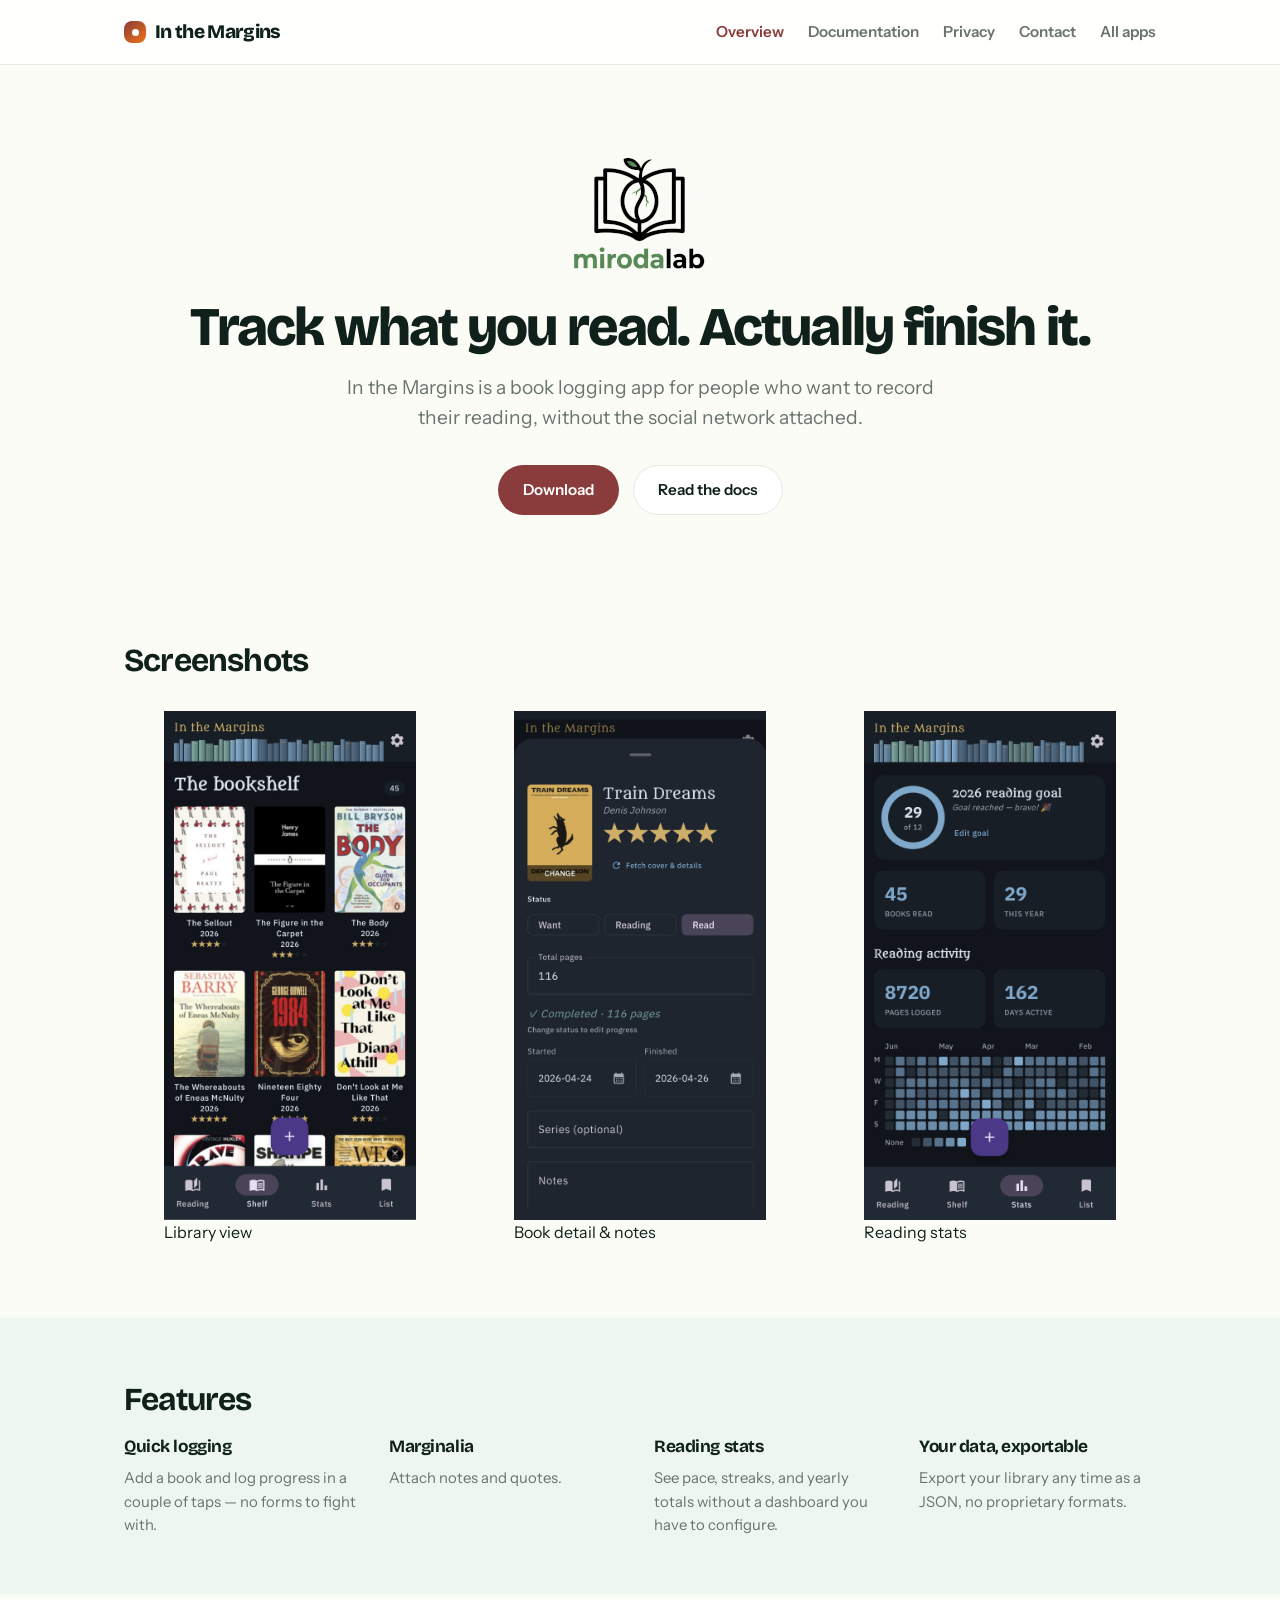
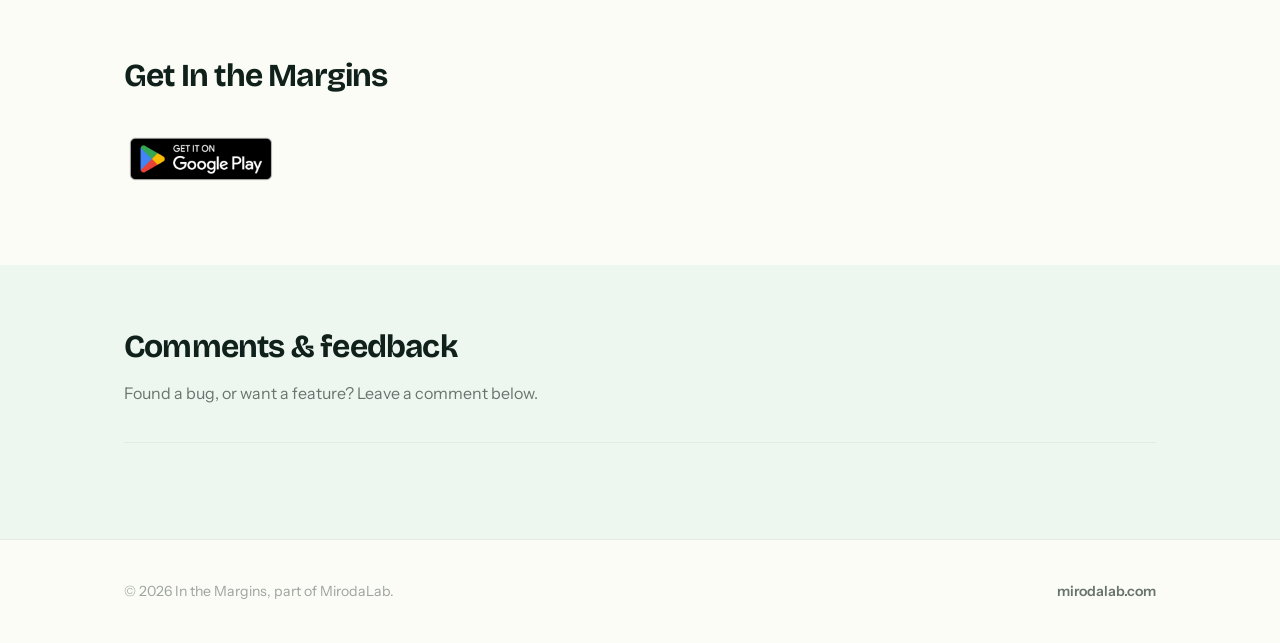
<file: index.html>
<!DOCTYPE html>
<html lang="en">
<head>
<meta charset="UTF-8">
<meta name="viewport" content="width=device-width, initial-scale=1.0">
<title>In the Margins — a book logging app</title>
<meta name="description" content="In the Margins is a simple book logging app for tracking what you read, your notes, and your ratings.">
<link rel="stylesheet" href="css/style.css">
<style>:root{--accent:#8a3b3b;--accent-dark:#6b2d2d;}</style>
</head>
<body>

<header class="site-nav">
  <div class="wrap">
    <a class="brand" href="./"><span class="dot"></span>In the Margins</a>
    <button class="menu-toggle" aria-label="Toggle menu" aria-expanded="false">
      <svg width="22" height="22" viewBox="0 0 22 22" fill="none" stroke="currentColor" stroke-width="2" stroke-linecap="round"><line x1="2" y1="5" x2="20" y2="5"/><line x1="2" y1="11" x2="20" y2="11"/><line x1="2" y1="17" x2="20" y2="17"/></svg>
    </button>
    <nav class="links">
      <a href="./" class="active">Overview</a>
      <a href="docs.html">Documentation</a>
      <a href="privacy.html">Privacy</a>
      <a href="contact.html">Contact</a>
      <a href="https://mirodalab.com">All apps</a>
    </nav>
  </div>
</header>

<section class="hero">
  <div class="logo-container">
      <img src="images/logo-stc.png" alt="Mirodalab">
  </div>
  <br>
  <div class="wrap">
    <h1>Track what you read. Actually finish it.</h1>
    <p class="lead">In the Margins is a book logging app for people who want to record their reading, without the social network attached.</p>
    <div class="cta-row">
      <a href="#download" class="btn btn-primary">Download</a>
      <a href="docs.html" class="btn btn-secondary">Read the docs</a>
    </div>
  </div>
</section>

<section>
  <div class="wrap">
    <h2 class="section-title">Screenshots</h2>

    <div class="screenshots">
      <figure class="screenshot">
        <img src="images/shelf.png" alt="Library shelf view in In the Margins" loading="lazy">
        <figcaption>Library view</figcaption>
      </figure>
      <figure class="screenshot">
        <img src="images/book-detail.png" alt="Book detail and notes view in In the Margins" loading="lazy">
        <figcaption>Book detail &amp; notes</figcaption>
      </figure>
      <figure class="screenshot">
        <img src="images/stats.png" alt="Reading stats view in In the Margins" loading="lazy">
        <figcaption>Reading stats</figcaption>
      </figure>
    </div>
  </div>
</section>

<section class="alt">
  <div class="wrap">
    <h2 class="section-title">Features</h2>
    <div class="features">
      <div class="feature">
        <h4>Quick logging</h4>
        <p>Add a book and log progress in a couple of taps — no forms to fight with.</p>
      </div>
      <div class="feature">
        <h4>Marginalia</h4>
        <p>Attach notes and quotes.</p>
      </div>
      <div class="feature">
        <h4>Reading stats</h4>
        <p>See pace, streaks, and yearly totals without a dashboard you have to configure.</p>
      </div>
      <div class="feature">
        <h4>Your data, exportable</h4>
        <p>Export your library any time as a JSON, no proprietary formats.</p>
      </div>
    </div>
  </div>
</section>

<section id="download">
  <div class="wrap">
    <h2 class="section-title">Get In the Margins</h2>
      <div class="google-container">
        <a href="https://play.google.com/store/apps/details?id=com.miroda.margins" target="_blank"><img src="images/googleplay.png" height=100px alt="Mirodalab"></a>
      </div>
  </div>
</section>

<section class="alt">
  <div class="wrap">
    <h2 class="section-title">Comments &amp; feedback</h2>
    <p class="section-sub">Found a bug, or want a feature? Leave a comment below.</p>
    <div class="comments-section">
      <script src="https://giscus.app/client.js"
        data-repo="miroda3742/margins-site"
        data-repo-id="R_kgDOTj2-mw"
        data-category="General"
        data-category-id="DIC_kwDOTj2-m84DB_82"
        data-mapping="pathname"
        data-strict="0"
        data-reactions-enabled="1"
        data-emit-metadata="0"
        data-input-position="top"
        data-theme="noborder_light"
        data-lang="en"
        data-loading="lazy"
        crossorigin="anonymous"
        async>
      </script>
    </div>
  </div>
</section>

<footer class="site-footer">
  <div class="wrap">
    <span>© 2026 In the Margins, part of MirodaLab.</span>
    <span><a href="https://mirodalab.com">mirodalab.com</a></span>
  </div>
</footer>

<script src="js/nav.js" defer></script>
</body>
</html>
</file>
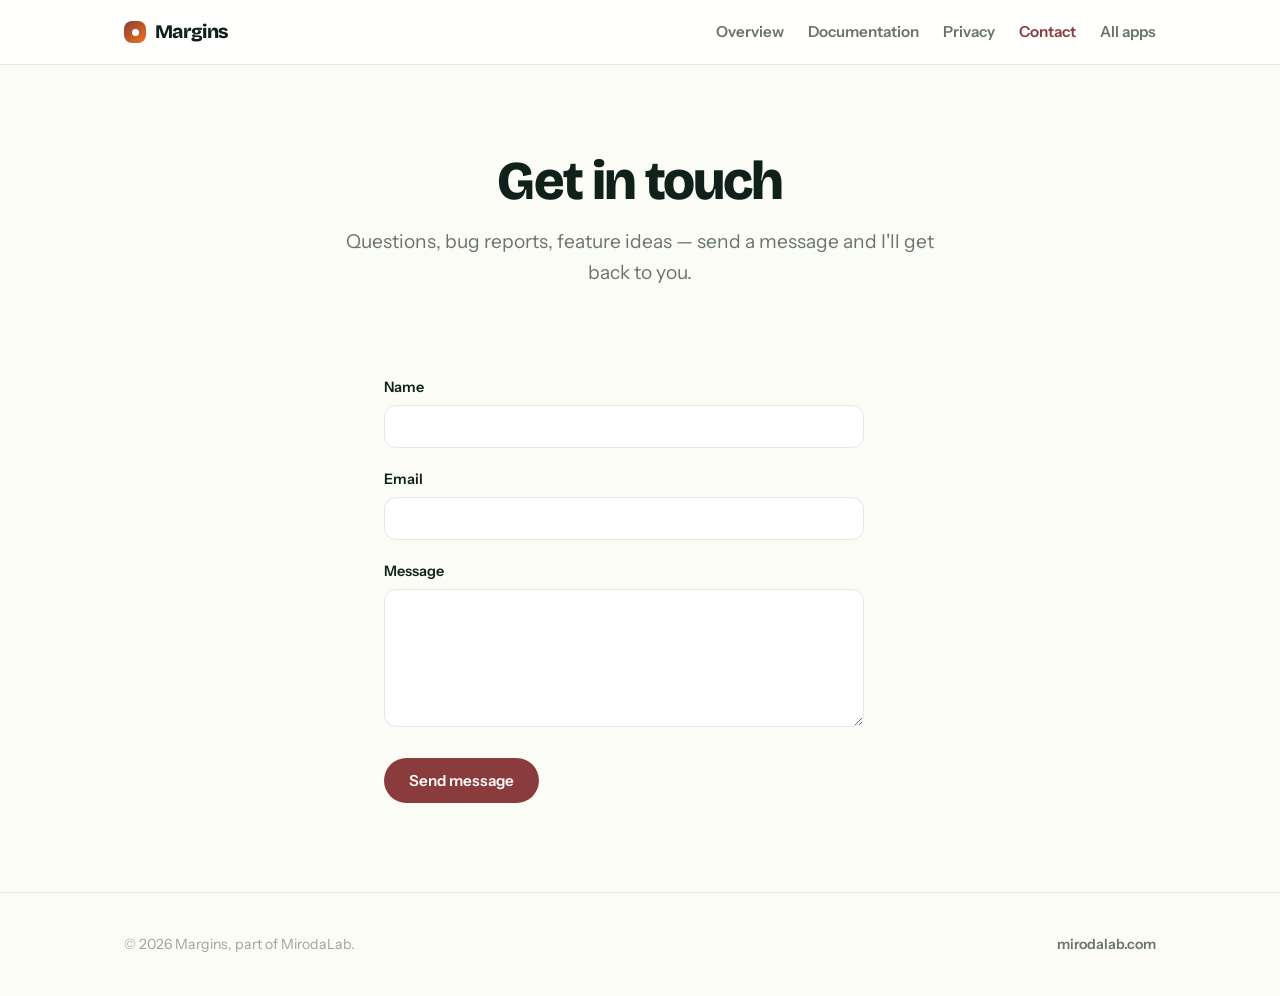
<file: contact.html>
<!DOCTYPE html>
<html lang="en">
<head>
<meta charset="UTF-8">
<meta name="viewport" content="width=device-width, initial-scale=1.0">
<title>Contact — Margins</title>
<meta name="description" content="Get in touch about Margins, the book logging app.">
<link rel="stylesheet" href="css/style.css">
<style>:root{--accent:#8a3b3b;--accent-dark:#6b2d2d;}</style>
<script src="https://challenges.cloudflare.com/turnstile/v0/api.js" async defer></script>
</head>
<body>

<header class="site-nav">
  <div class="wrap">
    <a class="brand" href="./"><span class="dot"></span>Margins</a>
    <button class="menu-toggle" aria-label="Toggle menu" aria-expanded="false">
      <svg width="22" height="22" viewBox="0 0 22 22" fill="none" stroke="currentColor" stroke-width="2" stroke-linecap="round"><line x1="2" y1="5" x2="20" y2="5"/><line x1="2" y1="11" x2="20" y2="11"/><line x1="2" y1="17" x2="20" y2="17"/></svg>
    </button>
    <nav class="links">
      <a href="./">Overview</a>
      <a href="docs.html">Documentation</a>
      <a href="privacy.html">Privacy</a>
      <a href="contact.html" class="active">Contact</a>
      <a href="https://mirodalab.com">All apps</a>
    </nav>
  </div>
</header>

<section class="hero" style="padding-bottom:0">
  <div class="wrap">
    <h1>Get in touch</h1>
    <p class="lead">Questions, bug reports, feature ideas — send a message and I'll get back to you.</p>
  </div>
</section>

<section>
  <div class="wrap" style="max-width:560px">
    <form id="contact-form" class="contact-form" novalidate>
      <div class="form-row">
        <label for="name">Name</label>
        <input type="text" id="name" name="name" required autocomplete="name">
      </div>
      <div class="form-row">
        <label for="email">Email</label>
        <input type="email" id="email" name="email" required autocomplete="email">
      </div>
      <div class="form-row">
        <label for="message">Message</label>
        <textarea id="message" name="message" rows="6" required></textarea>
      </div>

      <!-- Honeypot: hidden from real visitors via CSS, left for bots -->
      <div class="hp-field" aria-hidden="true">
        <label for="company">Company</label>
        <input type="text" id="company" name="company" tabindex="-1" autocomplete="off">
      </div>

      <div class="form-row">
        <div class="cf-turnstile" data-sitekey="0x4AAAAAAEADFp6xcKhu_VGA"></div>
      </div>

      <button type="submit" class="btn btn-primary">Send message</button>
      <p class="form-status" id="form-status" role="status" aria-live="polite"></p>
    </form>
  </div>
</section>

<footer class="site-footer">
  <div class="wrap">
    <span>© 2026 Margins, part of MirodaLab.</span>
    <span><a href="https://mirodalab.com">mirodalab.com</a></span>
  </div>
</footer>

<script src="js/nav.js" defer></script>
<script src="js/contact.js" defer></script>
</body>
</html>
</file>
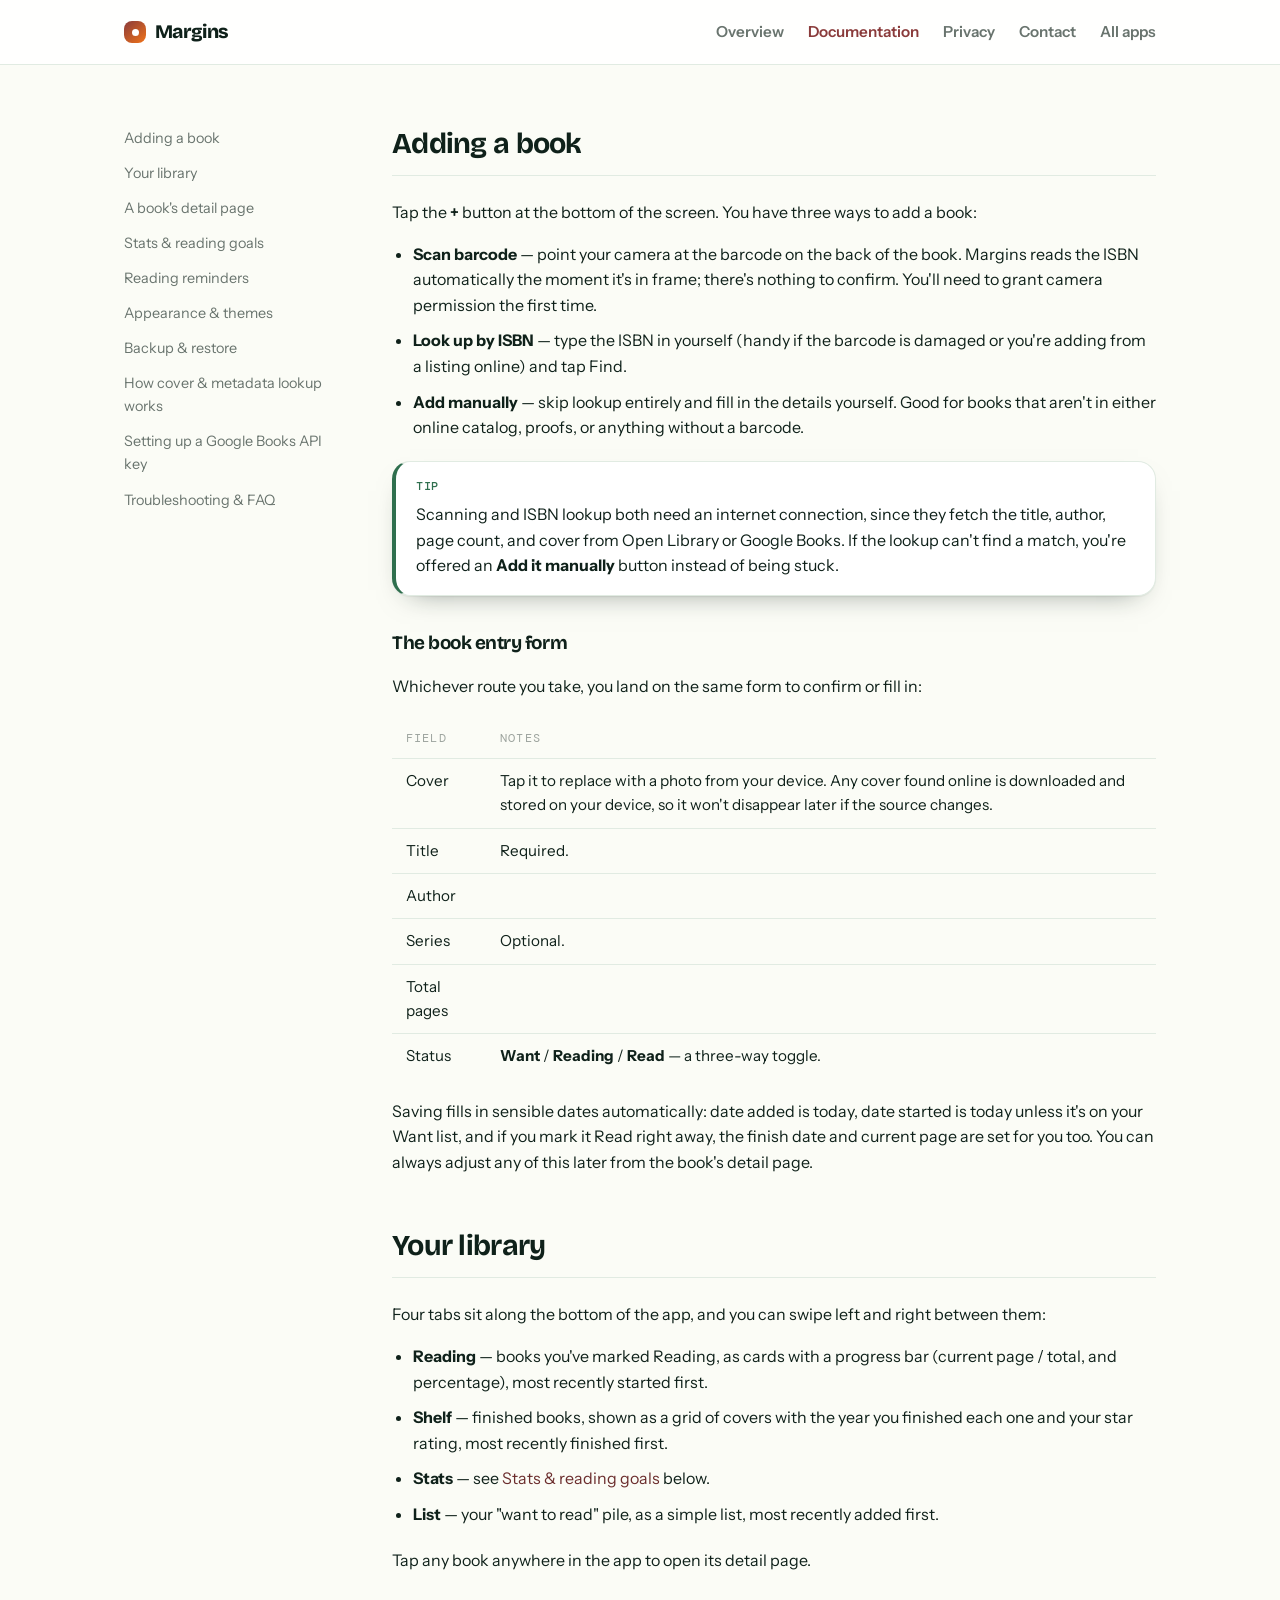
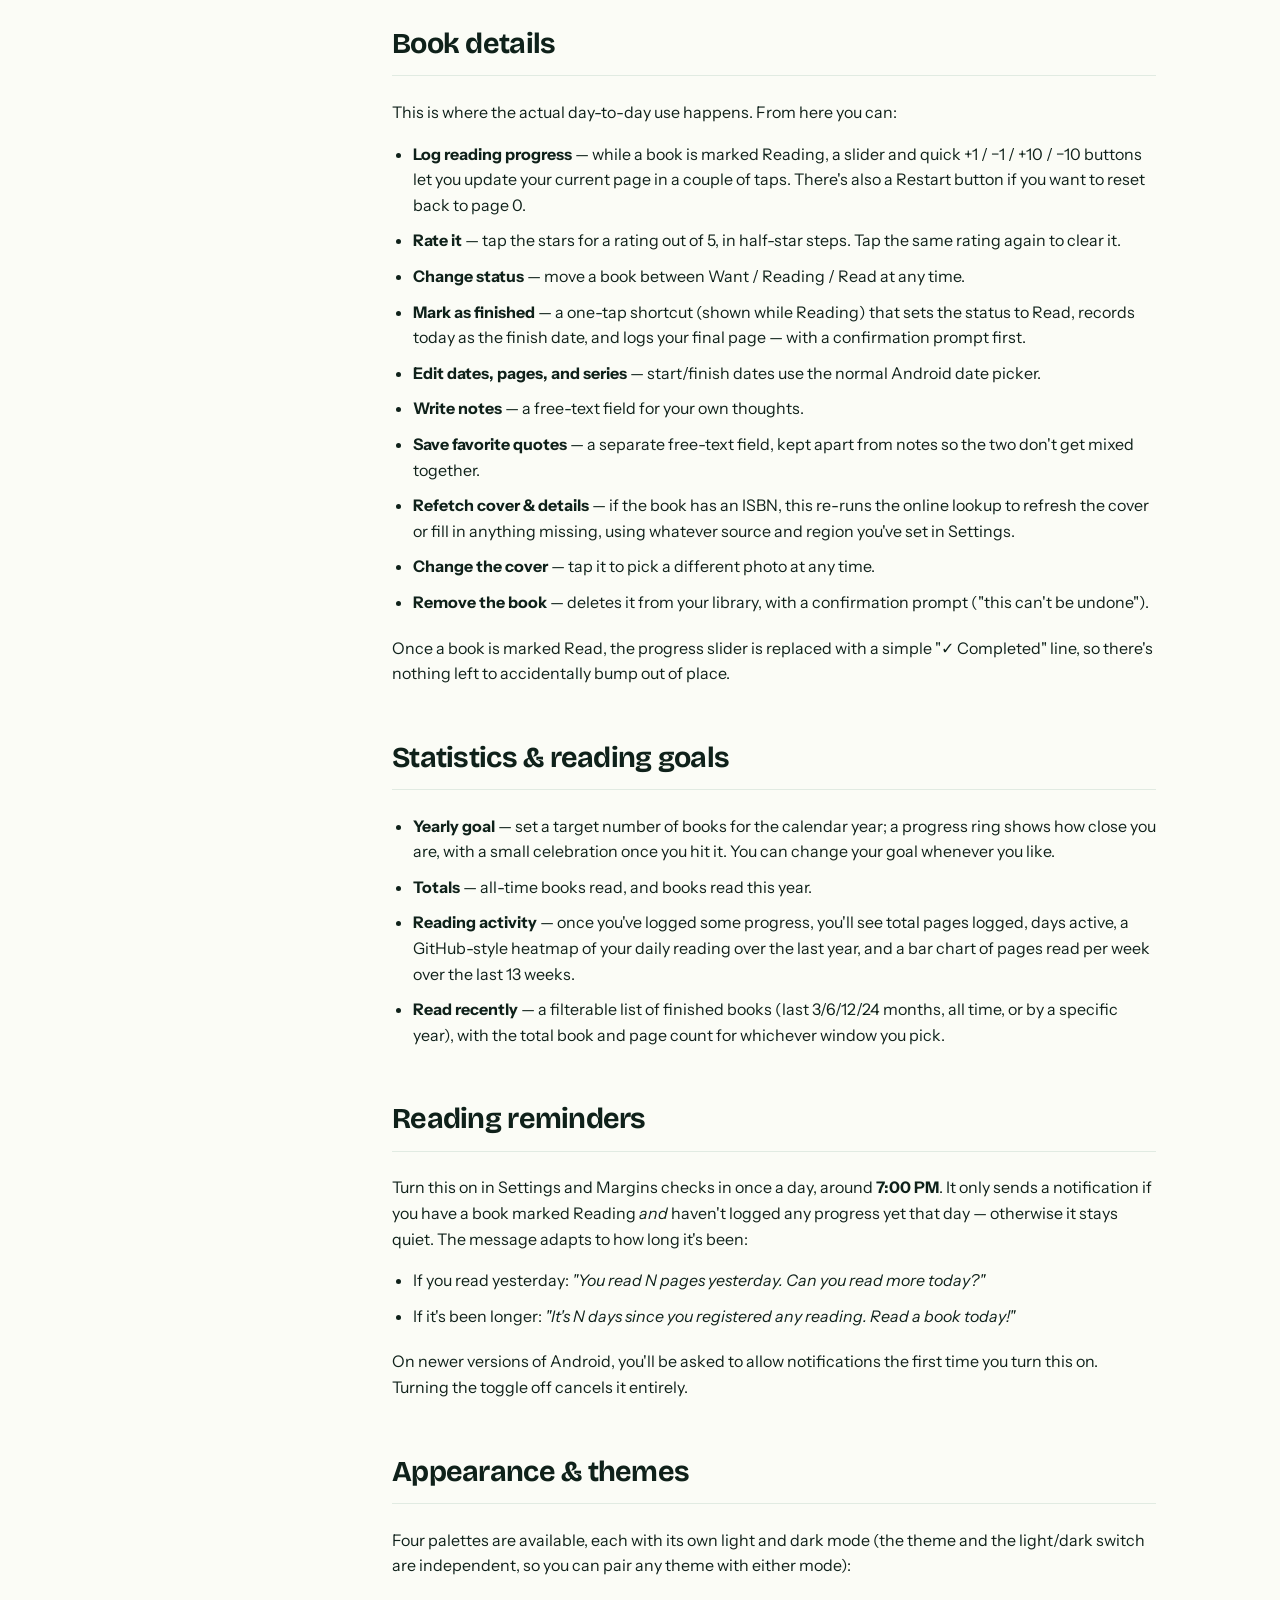
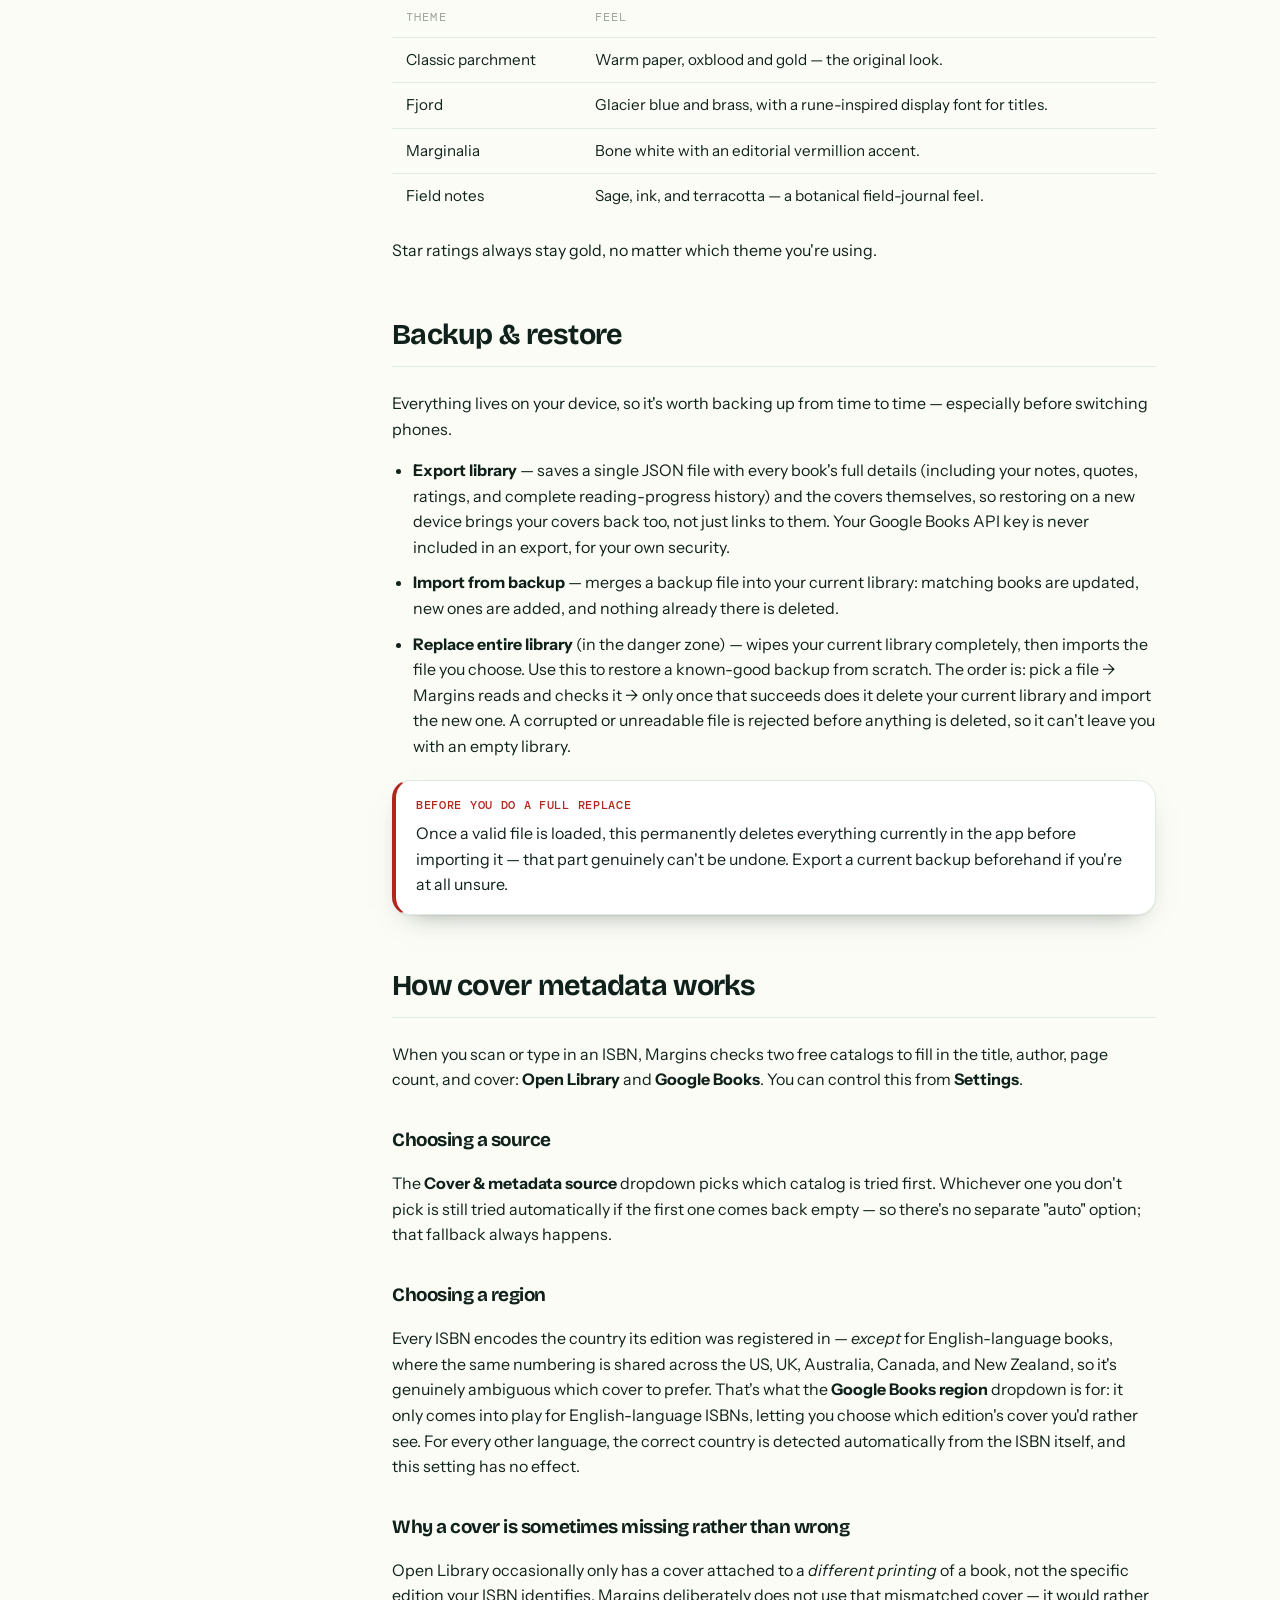
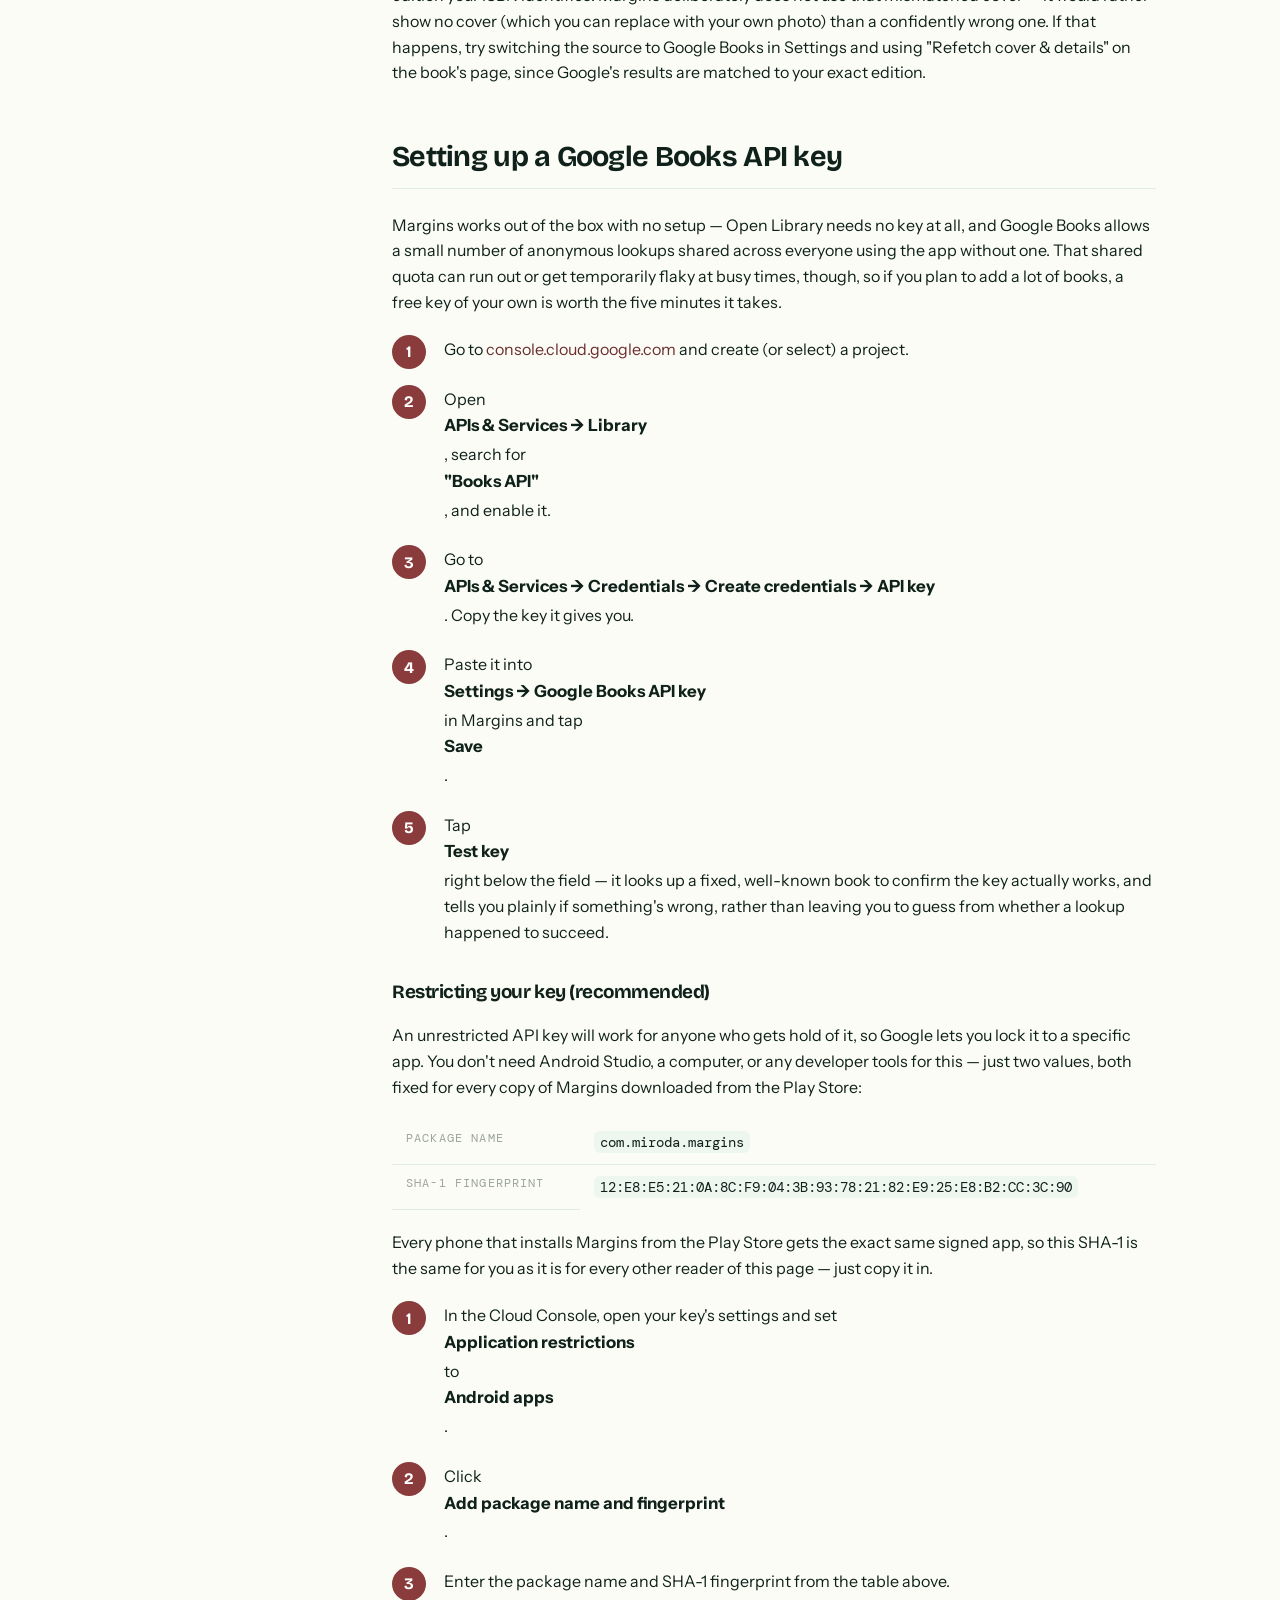
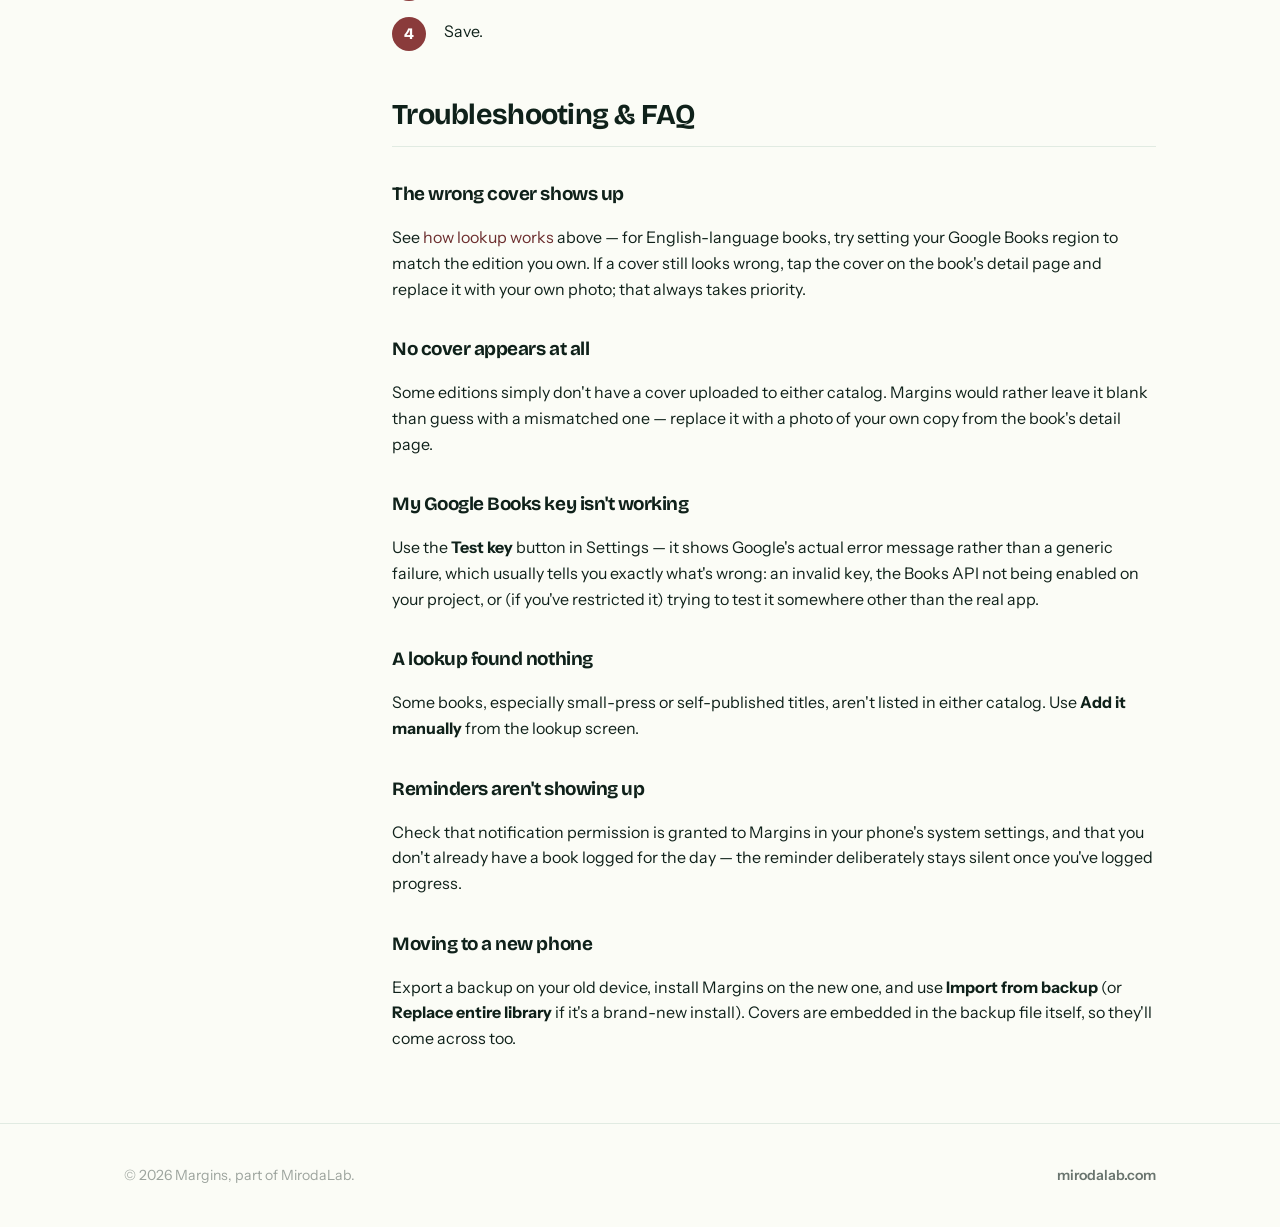
<file: docs.html>
<!DOCTYPE html>
<html lang="en">
<head>
<meta charset="UTF-8">
<meta name="viewport" content="width=device-width, initial-scale=1.0">
<title>Documentation — Margins</title>
<link rel="stylesheet" href="css/style.css">
<style>:root{--accent:#8a3b3b;--accent-dark:#6b2d2d;}</style>
</head>
<body>

<header class="site-nav">
  <div class="wrap">
    <a class="brand" href="./"><span class="dot"></span>Margins</a>
    <button class="menu-toggle" aria-label="Toggle menu" aria-expanded="false">
      <svg width="22" height="22" viewBox="0 0 22 22" fill="none" stroke="currentColor" stroke-width="2" stroke-linecap="round"><line x1="2" y1="5" x2="20" y2="5"/><line x1="2" y1="11" x2="20" y2="11"/><line x1="2" y1="17" x2="20" y2="17"/></svg>
    </button>
    <nav class="links">
      <a href="./">Overview</a>
      <a href="docs.html" class="active">Documentation</a>
      <a href="privacy.html">Privacy</a>
      <a href="contact.html">Contact</a>
      <a href="https://mirodalab.com">All apps</a>
    </nav>
  </div>
</header>

<section>
			<div class="wrap docs-layout">
				<aside class="docs-toc">
					<a href="#adding-a-book">Adding a book</a></li>
					<a href="#your-library">Your library</a>
					<a href="#book-details">A book's detail page</a>
					<a href="#stats">Stats &amp; reading goals</a>
					<a href="#reminders">Reading reminders</a>
					<a href="#appearance">Appearance &amp; themes</a>
					<a href="#backup">Backup &amp; restore</a>
					<a href="#lookup">How cover &amp; metadata lookup works</a>
					<a href="#google-key">Setting up a Google Books API key</a>
					<a href="#troubleshooting">Troubleshooting &amp; FAQ</a>
				</aside>
				<div class="docs-content">
					<h2 id="adding-a-book">Adding a book</h2>
					<p>Tap the <strong>+</strong> button at the bottom of the screen. You have three ways to add a book:</p>
					<ul>
						<li><strong>Scan barcode</strong> — point your camera at the barcode on the back of the book. Margins reads the ISBN automatically the moment it's in frame; there's nothing to confirm. You'll need to grant camera permission the first time.</li>
						<li><strong>Look up by ISBN</strong> — type the ISBN in yourself (handy if the barcode is damaged or you're adding from a listing online) and tap Find.</li>
						<li><strong>Add manually</strong> — skip lookup entirely and fill in the details yourself. Good for books that aren't in either online catalog, proofs, or anything without a barcode.</li>
					</ul>
					<div class="card tip">
						<span class="label">Tip</span>
						<p>Scanning and ISBN lookup both need an internet connection, since they fetch the title, author, page count, and cover from Open Library or Google Books. If the lookup can't find a match, you're offered an <strong>Add it manually</strong> button instead of being stuck.</p>
					</div>
					<h3>The book entry form</h3>
					<p>Whichever route you take, you land on the same form to confirm or fill in:</p>
					<table>
						<tr>
							<th>Field</th>
							<th>Notes</th>
						</tr>
						<tr>
							<td>Cover</td>
							<td>Tap it to replace with a photo from your device. Any cover found online is downloaded and stored on your device, so it won't disappear later if the source changes.</td>
						</tr>
						<tr>
							<td>Title</td>
							<td>Required.</td>
						</tr>
						<tr>
							<td>Author</td>
							<td>&nbsp;</td>
						</tr>
						<tr>
							<td>Series</td>
							<td>Optional.</td>
						</tr>
						<tr>
							<td>Total pages</td>
							<td>&nbsp;</td>
						</tr>
						<tr>
							<td>Status</td>
							<td><strong>Want</strong> / <strong>Reading</strong> / <strong>Read</strong> — a three-way toggle.</td>
						</tr>
					</table>
					<p>Saving fills in sensible dates automatically: date added is today, date started is today unless it's on your Want list, and if you mark it Read right away, the finish date and current page are set for you too. You can always adjust any of this later from the book's detail page.</p>
					<h2 id="your-library">Your library</h2>
					<p>Four tabs sit along the bottom of the app, and you can swipe left and right between them:</p>
					<ul>
						<li><strong>Reading</strong> — books you've marked Reading, as cards with a progress bar (current page / total, and percentage), most recently started first.</li>
						<li><strong>Shelf</strong> — finished books, shown as a grid of covers with the year you finished each one and your star rating, most recently finished first.</li>
						<li><strong>Stats</strong> — see <a href="#stats">Stats &amp; reading goals</a> below.</li>
						<li><strong>List</strong> — your "want to read" pile, as a simple list, most recently added first.</li>
					</ul>
					<p>Tap any book anywhere in the app to open its detail page.</p>
					<h2 id="book-details">Book details</h2>
					<p>This is where the actual day-to-day use happens. From here you can:</p>
					<ul>
						<li><strong>Log reading progress</strong> — while a book is marked Reading, a slider and quick +1 / −1 / +10 / −10 buttons let you update your current page in a couple of taps. There's also a Restart button if you want to reset back to page 0.</li>
						<li><strong>Rate it</strong> — tap the stars for a rating out of 5, in half-star steps. Tap the same rating again to clear it.</li>
						<li><strong>Change status</strong> — move a book between Want / Reading / Read at any time.</li>
						<li><strong>Mark as finished</strong> — a one-tap shortcut (shown while Reading) that sets the status to Read, records today as the finish date, and logs your final page — with a confirmation prompt first.</li>
						<li><strong>Edit dates, pages, and series</strong> — start/finish dates use the normal Android date picker.</li>
						<li><strong>Write notes</strong> — a free-text field for your own thoughts.</li>
						<li><strong>Save favorite quotes</strong> — a separate free-text field, kept apart from notes so the two don't get mixed together.</li>
						<li><strong>Refetch cover &amp; details</strong> — if the book has an ISBN, this re-runs the online lookup to refresh the cover or fill in anything missing, using whatever source and region you've set in Settings.</li>
						<li><strong>Change the cover</strong> — tap it to pick a different photo at any time.</li>
						<li><strong>Remove the book</strong> — deletes it from your library, with a confirmation prompt ("this can't be undone").</li>
					</ul>
					<p>Once a book is marked Read, the progress slider is replaced with a simple "✓ Completed" line, so there's nothing left to accidentally bump out of place.</p>
					<h2 id="stats">Statistics &amp; reading goals</h2>
					<ul>
						<li><strong>Yearly goal</strong> — set a target number of books for the calendar year; a progress ring shows how close you are, with a small celebration once you hit it. You can change your goal whenever you like.</li>
						<li><strong>Totals</strong> — all-time books read, and books read this year.</li>
						<li><strong>Reading activity</strong> — once you've logged some progress, you'll see total pages logged, days active, a GitHub-style heatmap of your daily reading over the last year, and a bar chart of pages read per week over the last 13 weeks.</li>
						<li><strong>Read recently</strong> — a filterable list of finished books (last 3/6/12/24 months, all time, or by a specific year), with the total book and page count for whichever window you pick.</li>
					</ul>
					<h2 id="reminders">Reading reminders</h2>
					<p>Turn this on in Settings and Margins checks in once a day, around <strong>7:00 PM</strong>. It only sends a notification if you have a book marked Reading <em>and</em> haven't logged any progress yet that day — otherwise it stays quiet. The message adapts to how long it's been:</p>
					<ul>
						<li>If you read yesterday: <em>"You read N pages yesterday. Can you read more today?"</em></li>
						<li>If it's been longer: <em>"It's N days since you registered any reading. Read a book today!"</em></li>
					</ul>
					<p>On newer versions of Android, you'll be asked to allow notifications the first time you turn this on. Turning the toggle off cancels it entirely.</p>
					<h2 id="appearance">Appearance &amp; themes</h2>
					<p>Four palettes are available, each with its own light and dark mode (the theme and the light/dark switch are independent, so you can pair any theme with either mode):</p>
					<table>
						<tr>
							<th>Theme</th>
							<th>Feel</th>
						</tr>
						<tr>
							<td>Classic parchment</td>
							<td>Warm paper, oxblood and gold — the original look.</td>
						</tr>
						<tr>
							<td>Fjord</td>
							<td>Glacier blue and brass, with a rune-inspired display font for titles.</td>
						</tr>
						<tr>
							<td>Marginalia</td>
							<td>Bone white with an editorial vermillion accent.</td>
						</tr>
						<tr>
							<td>Field notes</td>
							<td>Sage, ink, and terracotta — a botanical field-journal feel.</td>
						</tr>
					</table>
					<p>Star ratings always stay gold, no matter which theme you're using.</p>
					<h2 id="backup">Backup &amp; restore</h2>
					<p>Everything lives on your device, so it's worth backing up from time to time — especially before switching phones.</p>
					<ul>
						<li><strong>Export library</strong> — saves a single JSON file with every book's full details (including your notes, quotes, ratings, and complete reading-progress history) and the covers themselves, so restoring on a new device brings your covers back too, not just links to them. Your Google Books API key is never included in an export, for your own security.</li>
						<li><strong>Import from backup</strong> — merges a backup file into your current library: matching books are updated, new ones are added, and nothing already there is deleted.</li>
						<li><strong>Replace entire library</strong> (in the danger zone) — wipes your current library completely, then imports the file you choose. Use this to restore a known-good backup from scratch. The order is: pick a file → Margins reads and checks it → only once that succeeds does it delete your current library and import the new one. A corrupted or unreadable file is rejected before anything is deleted, so it can't leave you with an empty library.</li>
					</ul>
					<div class="card warn">
						<span class="label">Before you do a full replace</span>
						<p>Once a valid file is loaded, this permanently deletes everything currently in the app before importing it — that part genuinely can't be undone. Export a current backup beforehand if you're at all unsure.</p>
					</div>
					<h2 id="lookup">How cover metadata works</h2>
					<p>When you scan or type in an ISBN, Margins checks two free catalogs to fill in the title, author, page count, and cover: <strong>Open Library</strong> and <strong>Google Books</strong>. You can control this from <strong>Settings</strong>.</p>
					<h3>Choosing a source</h3>
					<p>The <strong>Cover &amp; metadata source</strong> dropdown picks which catalog is tried first. Whichever one you don't pick is still tried automatically if the first one comes back empty — so there's no separate "auto" option; that fallback always happens.</p>
					<h3>Choosing a region</h3>
					<p>Every ISBN encodes the country its edition was registered in — <em>except</em> for English-language books, where the same numbering is shared across the US, UK, Australia, Canada, and New Zealand, so it's genuinely ambiguous which cover to prefer. That's what the <strong>Google Books region</strong> dropdown is for: it only comes into play for English-language ISBNs, letting you choose which edition's cover you'd rather see. For every other language, the correct country is detected automatically from the ISBN itself, and this setting has no effect.</p>
					<h3>Why a cover is sometimes missing rather than wrong</h3>
					<p>Open Library occasionally only has a cover attached to a <em>different printing</em> of a book, not the specific edition your ISBN identifies. Margins deliberately does not use that mismatched cover — it would rather show no cover (which you can replace with your own photo) than a confidently wrong one. If that happens, try switching the source to Google Books in Settings and using "Refetch cover &amp; details" on the book's page, since Google's results are matched to your exact edition.</p>
					<h2 id="google-key">Setting up a Google Books API key</h2>
					<p>Margins works out of the box with no setup — Open Library needs no key at all, and Google Books allows a small number of anonymous lookups shared across everyone using the app without one. That shared quota can run out or get temporarily flaky at busy times, though, so if you plan to add a lot of books, a free key of your own is worth the five minutes it takes.</p>
					<ol class="steps">
						<li>Go to <a href="https://console.cloud.google.com" target="_blank" rel="noopener">console.cloud.google.com</a> and create (or select) a project.</li>
						<li>Open <strong>APIs &amp; Services → Library</strong>, search for <strong>"Books API"</strong>, and enable it.</li>
						<li>Go to <strong>APIs &amp; Services → Credentials → Create credentials → API key</strong>. Copy the key it gives you.</li>
						<li>Paste it into <strong>Settings → Google Books API key</strong> in Margins and tap <strong>Save</strong>.</li>
						<li>Tap <strong>Test key</strong> right below the field — it looks up a fixed, well-known book to confirm the key actually works, and tells you plainly if something's wrong, rather than leaving you to guess from whether a lookup happened to succeed.</li>
					</ol>
					<h3>Restricting your key (recommended)</h3>
					<p>An unrestricted API key will work for anyone who gets hold of it, so Google lets you lock it to a specific app. You don't need Android Studio, a computer, or any developer tools for this — just two values, both fixed for every copy of Margins downloaded from the Play Store:</p>
					<table>
						<tr>
							<th>Package name</th>
							<td><code>com.miroda.margins</code></td>
						</tr>
						<tr>
							<th>SHA-1 fingerprint</th>
							<td><code>12:E8:E5:21:0A:8C:F9:04:3B:93:78:21:82:E9:25:E8:B2:CC:3C:90</code></td>
						</tr>
					</table>
					<p>Every phone that installs Margins from the Play Store gets the exact same signed app, so this SHA-1 is the same for you as it is for every other reader of this page — just copy it in.</p>
					<ol class="steps">
						<li>In the Cloud Console, open your key's settings and set <strong>Application restrictions</strong> to <strong>Android apps</strong>.</li>
						<li>Click <strong>Add package name and fingerprint</strong>.</li>
						<li>Enter the package name and SHA-1 fingerprint from the table above.</li>
						<li>Save.</li>
					</ol>
					<h2 id="troubleshooting">Troubleshooting &amp; FAQ</h2>
					<h3>The wrong cover shows up</h3>
					<p>See <a href="#lookup">how lookup works</a> above — for English-language books, try setting your Google Books region to match the edition you own. If a cover still looks wrong, tap the cover on the book's detail page and replace it with your own photo; that always takes priority.</p>
					<h3>No cover appears at all</h3>
					<p>Some editions simply don't have a cover uploaded to either catalog. Margins would rather leave it blank than guess with a mismatched one — replace it with a photo of your own copy from the book's detail page.</p>
					<h3>My Google Books key isn't working</h3>
					<p>Use the <strong>Test key</strong> button in Settings — it shows Google's actual error message rather than a generic failure, which usually tells you exactly what's wrong: an invalid key, the Books API not being enabled on your project, or (if you've restricted it) trying to test it somewhere other than the real app.</p>
					<h3>A lookup found nothing</h3>
					<p>Some books, especially small-press or self-published titles, aren't listed in either catalog. Use <strong>Add it manually</strong> from the lookup screen.</p>
					<h3>Reminders aren't showing up</h3>
					<p>Check that notification permission is granted to Margins in your phone's system settings, and that you don't already have a book logged for the day — the reminder deliberately stays silent once you've logged progress.</p>
					<h3>Moving to a new phone</h3>
					<p>Export a backup on your old device, install Margins on the new one, and use <strong>Import from backup</strong> (or <strong>Replace entire library</strong> if it's a brand-new install). Covers are embedded in the backup file itself, so they'll come across too.</p>
				</div>
			</div>
		</section>

<footer class="site-footer">
  <div class="wrap">
    <span>© 2026 Margins, part of MirodaLab.</span>
    <span><a href="https://mirodalab.com">mirodalab.com</a></span>
  </div>
</footer>

<script src="js/nav.js" defer></script>
</body>
</html>
</file>
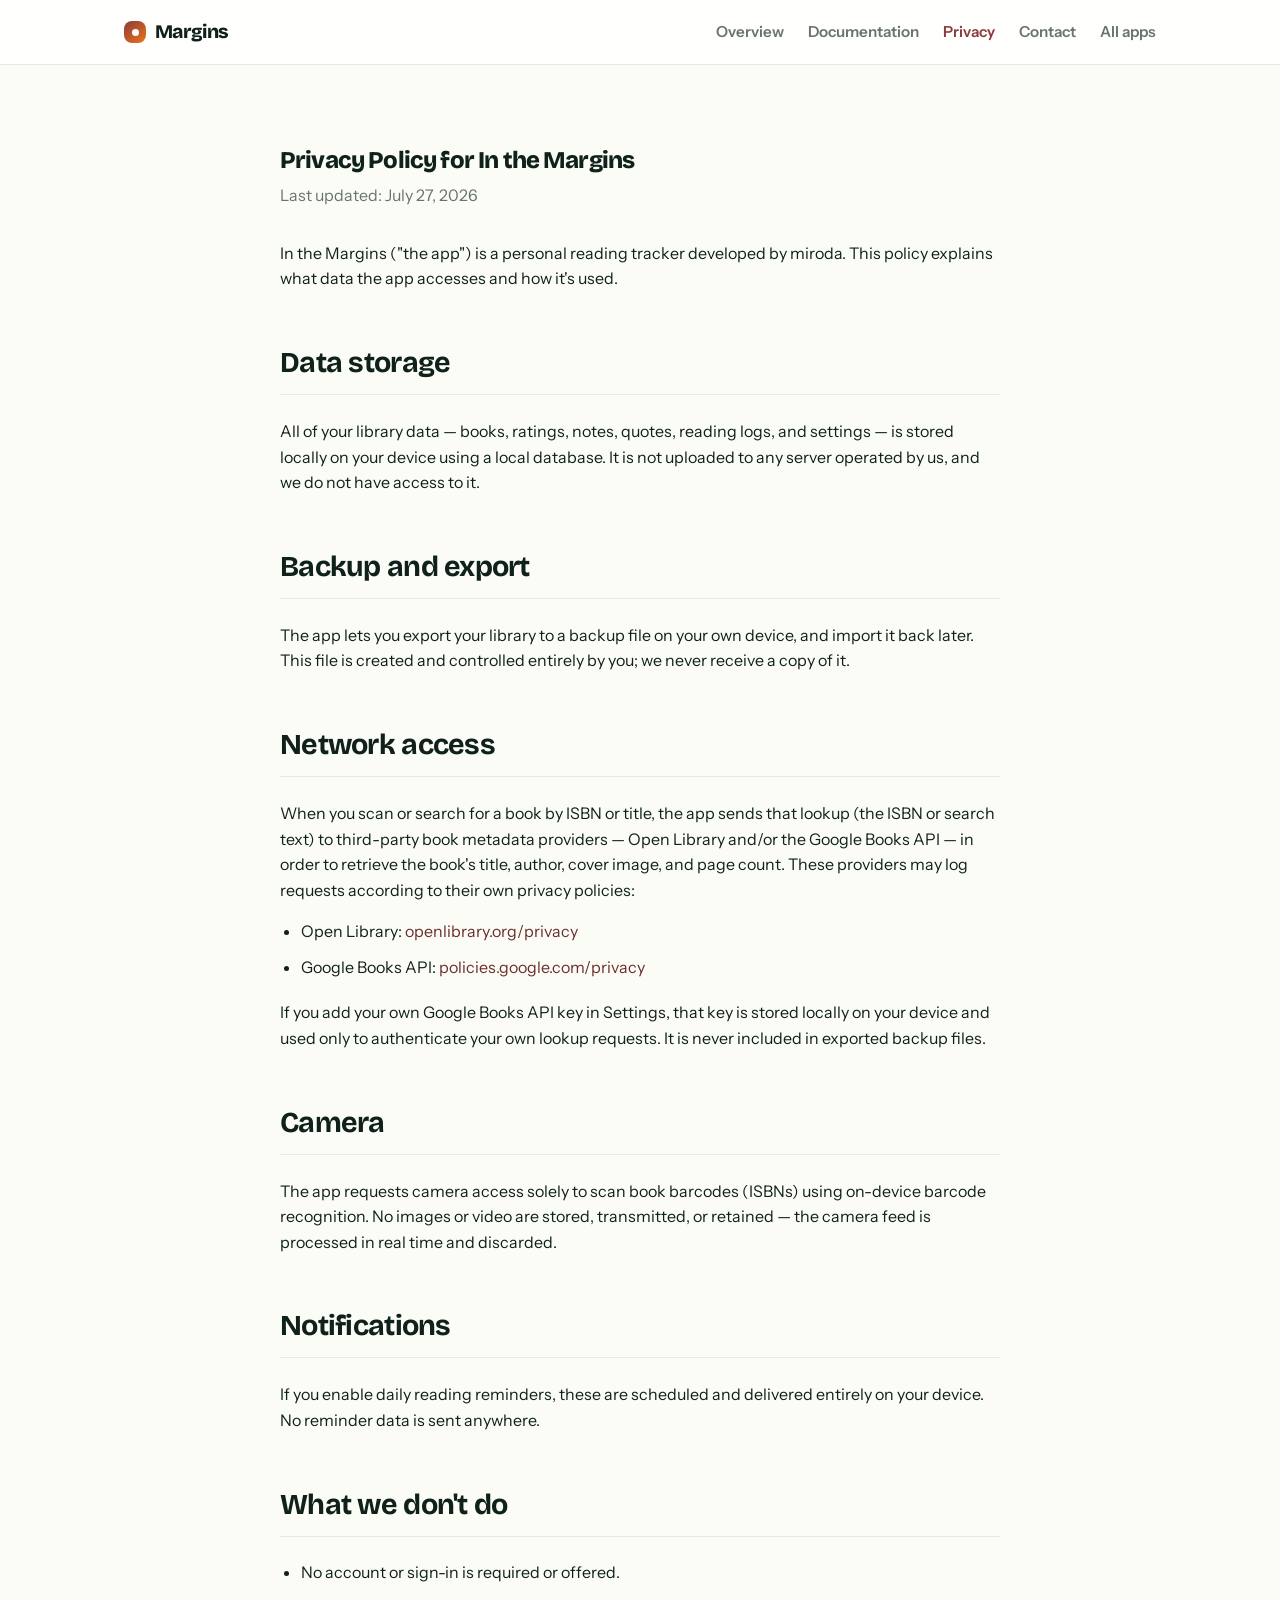
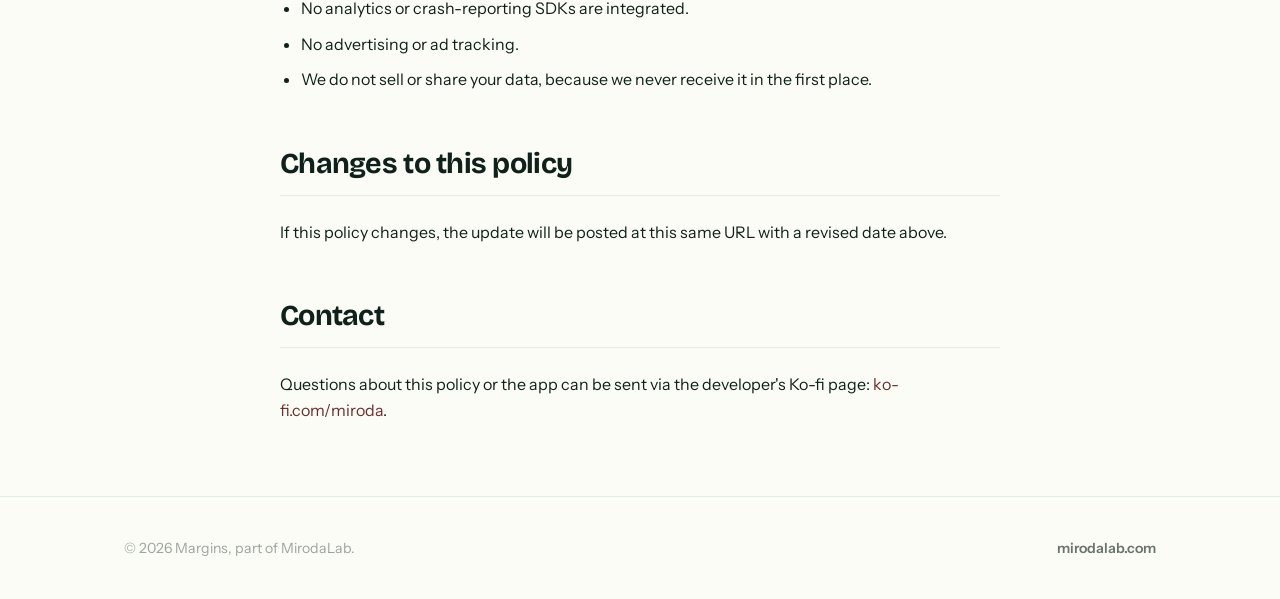
<file: privacy.html>
<!DOCTYPE html>
<html lang="en">

	<head>
		<meta charset="UTF-8">
		<meta name="viewport" content="width=device-width, initial-scale=1.0">
		<title>Privacy Policy — Margins</title>
		<meta name="description" content="Privacy policy for Margins, the book logging app.">
		<link rel="stylesheet" href="css/style.css">
		<style>
			:root {
				--accent: #8a3b3b;
				--accent-dark: #6b2d2d;
			}

		</style>
	</head>

	<body>
		<header class="site-nav">
			<div class="wrap">
				<a class="brand" href="./"><span class="dot"></span>Margins</a>
				<button class="menu-toggle" aria-label="Toggle menu" aria-expanded="false">
					<svg width="22" height="22" viewBox="0 0 22 22" fill="none" stroke="currentColor" stroke-width="2" stroke-linecap="round">
						<line x1="2" y1="5" x2="20" y2="5" />
						<line x1="2" y1="11" x2="20" y2="11" />
						<line x1="2" y1="17" x2="20" y2="17" />
					</svg>
				</button>
				<nav class="links">
					<a href="./">Overview</a>
					<a href="docs.html">Documentation</a>
					<a href="privacy.html" class="active">Privacy</a>
					<a href="contact.html">Contact</a>
					<a href="https://mirodalab.com">All apps</a>
				</nav>
			</div>
		</header>

		<section>
			<div class="wrap">
				<div class="docs-content" style="max-width:720px;margin:0 auto">
			<h1 style="margin-bottom:4px">Privacy Policy for In the Margins</h1>
			<p class="section-sub" style="margin-bottom:32px">Last updated: July 27, 2026</p>
			<p>In the Margins ("the app") is a personal reading tracker developed by miroda. This policy explains what data the app accesses and how it's used.</p>
			<h2>Data storage</h2>
			<p>All of your library data — books, ratings, notes, quotes, reading logs, and settings — is stored locally on your device using a local database. It is not uploaded to any server operated by us, and we do not have access to it.</p>
			<h2>Backup and export</h2>
			<p>The app lets you export your library to a backup file on your own device, and import it back later. This file is created and controlled entirely by you; we never receive a copy of it.</p>
			<h2>Network access</h2>
			<p>When you scan or search for a book by ISBN or title, the app sends that lookup (the ISBN or search text) to third-party book metadata providers — Open Library and/or the Google Books API — in order to retrieve the book's title, author, cover image, and page count. These providers may log requests according to their own privacy policies:</p>
			<ul>
				<li>Open Library: <a href="https://openlibrary.org/privacy">openlibrary.org/privacy</a></li>
				<li>Google Books API: <a href="https://policies.google.com/privacy">policies.google.com/privacy</a></li>
			</ul>
			<p>If you add your own Google Books API key in Settings, that key is stored locally on your device and used only to authenticate your own lookup requests. It is never included in exported backup files.</p>
			<h2>Camera</h2>
			<p>The app requests camera access solely to scan book barcodes (ISBNs) using on-device barcode recognition. No images or video are stored, transmitted, or retained — the camera feed is processed in real time and discarded.</p>
			<h2>Notifications</h2>
			<p>If you enable daily reading reminders, these are scheduled and delivered entirely on your device. No reminder data is sent anywhere.</p>
			<h2>What we don't do</h2>
			<ul>
				<li>No account or sign-in is required or offered.</li>
				<li>No analytics or crash-reporting SDKs are integrated.</li>
				<li>No advertising or ad tracking.</li>
				<li>We do not sell or share your data, because we never receive it in the first place.</li>
			</ul>
			<h2>Changes to this policy</h2>
			<p>If this policy changes, the update will be posted at this same URL with a revised date above.</p>
			<h2>Contact</h2>
			<p>Questions about this policy or the app can be sent via the developer's Ko-fi page: <a href="https://ko-fi.com/miroda">ko-fi.com/miroda</a>.</p>
				</div>
			</div>
		</section>

		<footer class="site-footer">
			<div class="wrap">
				<span>© 2026 Margins, part of MirodaLab.</span>
				<span><a href="https://mirodalab.com">mirodalab.com</a></span>
			</div>
		</footer>
		<script src="js/nav.js" defer></script>
	</body>

</html>
</file>
<file: css/style.css>
/* ==========================================================================
   Shared stylesheet — copied into css/style.css for every site (main + 4 apps)
   Override --accent (and --accent-dark) per app for a distinct feel while
   keeping one system.

   The palette, type and shapes come from the VocoGogo help page. Every colour
   is a token, so light and dark are two sets of values rather than two sets of
   rules, and a per-app accent override still flows through everything derived
   from it (soft fills, links, focus rings).
   ========================================================================== */

@import url("https://fonts.googleapis.com/css2?family=Bricolage+Grotesque:opsz,wght@12..96,600;12..96,700;12..96,800&family=Instrument+Sans:wght@400;500;600&family=DM+Mono:wght@400;500&display=swap");

:root {
  color-scheme: light dark;

  --bg: #FBFCF6;
  --bg-alt: #EEF6F0;
  --card-bg: #FFFFFF;
  --border: #E1EBE2;

  --text: #0F211A;
  --text-muted: color-mix(in srgb, var(--text) 62%, var(--bg) 38%);
  --text-faint: color-mix(in srgb, var(--text) 40%, var(--bg) 60%);

  /* Fills. --accent-ink stays white in both themes so an app that overrides
     --accent to any mid-dark colour keeps readable button text. */
  --accent: #0C7D5D;
  --accent-dark: #0A6249;
  --accent-ink: #FFFFFF;
  --accent-soft: color-mix(in srgb, var(--accent) 12%, var(--card-bg) 88%);
  --link: var(--accent-dark);

  /* Secondary accent, used for notes and the warm half of the background wash. */
  --zest: #F07319;
  --zest-soft: color-mix(in srgb, var(--zest) 16%, var(--card-bg) 84%);

  /* Semantic. Fixed meaning, so these never follow a per-app accent. */
  --good: #2F6F4E;
  --bad: #B3261E;
  --bad-soft: color-mix(in srgb, var(--bad) 10%, var(--card-bg) 90%);

  --wash-mint: color-mix(in srgb, var(--accent) 13%, transparent);
  --wash-zest: color-mix(in srgb, var(--zest) 12%, transparent);
  --lift: 0 1px 1px color-mix(in srgb, var(--text) 5%, transparent),
          0 12px 28px -18px color-mix(in srgb, var(--text) 55%, transparent);

  --radius: 18px;
  --radius-sm: 12px;
  --radius-pill: 999px;
  --max-width: 1080px;

  --font: "Instrument Sans", system-ui, -apple-system, BlinkMacSystemFont, "Segoe UI", Roboto, Helvetica, Arial, sans-serif;
  --display: "Bricolage Grotesque", var(--font);
  --mono: "DM Mono", ui-monospace, SFMono-Regular, Menlo, Consolas, monospace;
}

@media (prefers-color-scheme: dark) {
  :root {
    --bg: #08130F;
    --bg-alt: #172C24;
    --card-bg: #0F1E19;
    --border: #223A31;

    --text: #E9F4EC;

    /* Deep enough that white button text still passes contrast, while links
       brighten automatically from whatever accent an app has set. */
    --accent: #1E9E76;
    --accent-dark: #178A66;
    --link: color-mix(in srgb, var(--accent) 60%, #FFFFFF 40%);

    --zest: #FFA24D;
    --good: #46DDA3;
    --bad: #FF7A5C;
  }
}

* { box-sizing: border-box; }

html, body {
  margin: 0;
  padding: 0;
  background: var(--bg);
  color: var(--text);
  font-family: var(--font);
  line-height: 1.6;
  -webkit-font-smoothing: antialiased;
}

/* Soft colour wash behind every page. Fixed and non-interactive, so it costs
   nothing but stops large light areas reading as flat white. */
body::before {
  content: "";
  position: fixed;
  inset: -20vh -10vw auto;
  height: 90vh;
  z-index: -1;
  pointer-events: none;
  background:
    radial-gradient(46vw 46vw at 12% 22%, var(--wash-mint), transparent 62%),
    radial-gradient(40vw 40vw at 92% 6%, var(--wash-zest), transparent 60%);
}

h1, h2, h3, h4 {
  font-family: var(--display);
  font-weight: 700;
  letter-spacing: -0.025em;
}
h1 { letter-spacing: -0.035em; font-weight: 800; }

a { color: var(--link); text-decoration: none; text-underline-offset: 2px; text-decoration-thickness: 1.5px; }
a:hover { text-decoration: underline; }

img { max-width: 100%; display: block; }

.logo-container {
  display: flex;
  justify-content: center;
  align-items: center;
}

.google-container {
  display: flex;
  justify-content: left;
  align-items: left;
}

.wrap {
  max-width: var(--max-width);
  margin: 0 auto;
  padding: 0 24px;
}

/* ---------- Nav ---------- */
header.site-nav {
  border-bottom: 1px solid var(--border);
  background: color-mix(in srgb, var(--card-bg) 88%, transparent);
  backdrop-filter: blur(8px);
  position: sticky;
  top: 0;
  z-index: 10;
}

header.site-nav .wrap {
  display: flex;
  align-items: center;
  justify-content: space-between;
  height: 64px;
}

.brand {
  font-family: var(--display);
  font-weight: 800;
  font-size: 1.2rem;
  letter-spacing: -0.035em;
  color: var(--text);
  display: flex;
  align-items: center;
  gap: 9px;
}
.brand:hover { text-decoration: none; }

/* The brand dot picks up the app's accent — the one mark that differs per site. */
.brand .dot {
  width: 22px;
  height: 22px;
  border-radius: 8px;
  background: linear-gradient(140deg, var(--accent), var(--zest));
  display: grid;
  place-items: center;
  flex-shrink: 0;
}
.brand .dot::after {
  content: "";
  width: 7px;
  height: 7px;
  border-radius: 50%;
  background: var(--card-bg);
}

nav.links {
  display: flex;
  gap: 24px;
  font-size: 0.95rem;
  font-weight: 600;
}

nav.links a { color: var(--text-muted); }
nav.links a:hover, nav.links a.active { color: var(--accent); text-decoration: none; }

.menu-toggle {
  display: none;
  align-items: center;
  justify-content: center;
  background: none;
  border: none;
  padding: 8px;
  margin: -8px;
  color: var(--text);
  cursor: pointer;
}
.menu-toggle svg { display: block; }

@media (max-width: 640px) {
  .menu-toggle { display: flex; }

  header.site-nav .wrap { position: relative; }

  nav.links {
    display: none;
    position: absolute;
    top: 64px;
    left: 0;
    right: 0;
    flex-direction: column;
    gap: 0;
    background: var(--card-bg);
    border-bottom: 1px solid var(--border);
    box-shadow: var(--lift);
  }
  nav.links.open { display: flex; }
  nav.links a { padding: 14px 24px; border-top: 1px solid var(--border); }
  nav.links a:first-child { border-top: none; }
}

/* ---------- Hero ---------- */
.hero {
  padding: 88px 0 64px;
  text-align: center;
}

.hero h1 {
  font-size: clamp(2.1rem, 6vw, 3.4rem);
  line-height: 1.05;
  margin: 0 0 16px;
}

.hero p.lead {
  font-size: 1.2rem;
  color: var(--text-muted);
  max-width: 620px;
  margin: 0 auto 32px;
}

.cta-row {
  display: flex;
  gap: 14px;
  justify-content: center;
  flex-wrap: wrap;
}

.btn {
  display: inline-block;
  padding: 12px 24px;
  border-radius: var(--radius-pill);
  font-family: var(--font);
  font-weight: 600;
  font-size: 0.95rem;
  border: 1px solid transparent;
  cursor: pointer;
  transition: background 0.15s ease, border-color 0.15s ease;
}

.btn-primary {
  background: var(--accent);
  color: var(--accent-ink);
}
.btn-primary:hover { background: var(--accent-dark); text-decoration: none; }

.btn-secondary {
  background: var(--card-bg);
  color: var(--text);
  border-color: var(--border);
}
.btn-secondary:hover { background: var(--accent-soft); border-color: var(--accent); text-decoration: none; }

/* ---------- Sections ---------- */
section { padding: 56px 0; }
section.alt { background: var(--bg-alt); }

h2.section-title {
  font-size: clamp(1.6rem, 3.4vw, 2rem);
  margin: 0 0 8px;
}

p.section-sub {
  color: var(--text-muted);
  margin: 0 0 36px;
  max-width: 560px;
}

/* ---------- Cards (app grid on main site) ---------- */
.grid {
  display: grid;
  grid-template-columns: repeat(auto-fit, minmax(230px, 1fr));
  gap: 20px;
}

.card {
  background: var(--card-bg);
  border: 1px solid var(--border);
  border-radius: var(--radius);
  padding: 24px;
  box-shadow: var(--lift);
  transition: transform 0.15s ease, box-shadow 0.15s ease, border-color 0.15s ease;
}

.card:hover {
  transform: translateY(-2px);
  border-color: color-mix(in srgb, var(--accent) 35%, var(--border));
  box-shadow: 0 2px 2px color-mix(in srgb, var(--text) 6%, transparent),
              0 18px 36px -20px color-mix(in srgb, var(--text) 60%, transparent);
}

.card h3 { margin: 12px 0 6px; font-size: 1.2rem; }
.card p { color: var(--text-muted); font-size: 0.95rem; margin: 0 0 14px; }
.card .app-icon {
  width: 44px; height: 44px;
  border-radius: 14px;
  background: linear-gradient(140deg, var(--accent), var(--zest));
  display: flex; align-items: center; justify-content: center;
  color: var(--accent-ink);
  font-family: var(--display);
  font-weight: 700; font-size: 1.1rem;
}

/* ---------- Feature list ---------- */
.features {
  display: grid;
  grid-template-columns: repeat(auto-fit, minmax(220px, 1fr));
  gap: 28px;
}
.feature h4 { margin: 0 0 6px; font-size: 1.08rem; }
.feature p { color: var(--text-muted); margin: 0; font-size: 0.93rem; }

/* ---------- Screenshot gallery ---------- */
.screenshots {
  display: grid;
  grid-template-columns: repeat(auto-fit, minmax(240px, 1fr));
  gap: 18px;
}
.screenshot-placeholder {
  aspect-ratio: 9 / 16;
  background: linear-gradient(160deg, var(--bg-alt), var(--border));
  border-radius: var(--radius);
  border: 1px solid var(--border);
  display: flex;
  align-items: center;
  justify-content: center;
  color: var(--text-muted);
  font-size: 0.85rem;
  text-align: center;
  padding: 12px;
}

/* ---------- Docs page ---------- */
.docs-layout {
  display: grid;
  grid-template-columns: 220px 1fr;
  gap: 48px;
  align-items: start;
}
.docs-toc {
  position: sticky;
  top: 88px;
  font-size: 0.9rem;
}
.docs-toc a {
  display: block;
  padding: 6px 0;
  color: var(--text-muted);
}
.docs-toc a:hover { color: var(--accent); text-decoration: none; }
.docs-content h2:first-child { margin-top: 0; }
.docs-content code {
  font-family: var(--mono);
  background: var(--bg-alt);
  padding: 2px 6px;
  border-radius: 6px;
  font-size: 0.9em;
}
.docs-content pre {
  font-family: var(--mono);
  background: var(--bg-alt);
  border: 1px solid var(--border);
  border-radius: var(--radius-sm);
  padding: 16px;
  overflow-x: auto;
}

.docs-content h2 {
  margin-top: 48px;
  font-size: clamp(1.5rem, 3vw, 1.8rem);
  padding-bottom: 8px;
  border-bottom: 1px solid var(--border);
  /* Matches .docs-toc's own sticky offset (top: 88px) — without this, clicking
     a sidebar link scrolls the heading flush to the viewport top, which is
     right under the 64px sticky nav bar, hiding the heading itself. */
  scroll-margin-top: 88px;
}

.docs-content h3 {
  margin: 32px 0 10px;
  font-size: 1.18rem;
  scroll-margin-top: 88px;
}

.docs-content ul,
.docs-content ol {
  padding-left: 1.3em;
  margin: 0 0 20px;
}

.docs-content li {
  margin-bottom: 10px;
}

/* Tables (field lists, theme table, key-restriction values) */
.docs-content table {
  width: 100%;
  border-collapse: collapse;
  margin: 20px 0;
  font-size: 0.95rem;
}

.docs-content th,
.docs-content td {
  text-align: left;
  padding: 10px 14px;
  border-bottom: 1px solid var(--border);
  vertical-align: top;
}

.docs-content th {
  font-family: var(--mono);
  color: var(--text-faint);
  font-weight: 400;
  font-size: 0.72rem;
  text-transform: uppercase;
  letter-spacing: 0.1em;
}

.docs-content tr:last-child td {
  border-bottom: none;
}

/* Callout cards (tip / warn). These reuse the site-wide .card rule, so strip
   the marketing-grid hover lift and muted body text — a callout isn't a link
   and its text is the important part, not secondary. Colors come from the
   semantic tokens, so tip/warn stay distinct from whichever --accent is set. */
.docs-content .card {
  padding: 16px 20px;
  margin: 20px 0;
  border-left-width: 4px;
  border-left-style: solid;
}
.docs-content .card:hover {
  transform: none;
  border-color: var(--border);
  box-shadow: var(--lift);
}
.docs-content .card p {
  color: var(--text);
  font-size: 1rem;
  margin: 0;
}
.docs-content .card p + p { margin-top: 8px; }

.docs-content .card.tip { border-left-color: var(--good); }
.docs-content .card.warn { border-left-color: var(--bad); }

.docs-content .card .label {
  display: block;
  font-family: var(--mono);
  font-weight: 500;
  font-size: 0.72rem;
  text-transform: uppercase;
  letter-spacing: 0.06em;
  margin-bottom: 6px;
}
.docs-content .card.tip .label { color: var(--good); }
.docs-content .card.warn .label { color: var(--bad); }

@media (max-width: 720px) {
  .docs-layout { grid-template-columns: 1fr; }
  .docs-toc { position: static; margin-bottom: 24px; }
}

/* ---------- Blog ---------- */
.post-list { display: flex; flex-direction: column; gap: 24px; }
.post-item {
  border-bottom: 1px solid var(--border);
  padding-bottom: 24px;
}
.post-item .post-date { font-family: var(--mono); color: var(--text-faint); font-size: 0.8rem; }
.post-item h3 { margin: 6px 0; }
.post-item p { color: var(--text-muted); margin: 0; }

article.post-body { max-width: 680px; margin: 0 auto; }
article.post-body h1 { margin-bottom: 4px; }
article.post-body .post-meta { font-family: var(--mono); color: var(--text-faint); font-size: 0.85rem; margin-bottom: 32px; }

/* ---------- Comments ---------- */
.comments-section {
  border-top: 1px solid var(--border);
  padding-top: 40px;
  margin-top: 16px;
}

/* ---------- Footer ---------- */
footer.site-footer {
  border-top: 1px solid var(--border);
  padding: 40px 0;
  color: var(--text-faint);
  font-size: 0.88rem;
}
footer.site-footer .wrap {
  display: flex;
  justify-content: space-between;
  flex-wrap: wrap;
  gap: 12px;
}
footer.site-footer a { color: var(--text-muted); font-weight: 600; }
footer.site-footer a:hover { color: var(--accent); }

/* ---------- Contact form ---------- */
.contact-form { max-width: 480px; }

.form-row { margin-bottom: 20px; }
.form-row label {
  display: block;
  font-weight: 600;
  font-size: 0.9rem;
  margin-bottom: 6px;
}
.form-row input[type="text"],
.form-row input[type="email"],
.form-row textarea {
  width: 100%;
  padding: 11px 13px;
  border: 1px solid var(--border);
  border-radius: var(--radius-sm);
  background: var(--card-bg);
  color: var(--text);
  font-family: var(--font);
  font-size: 0.95rem;
}
.form-row input:focus,
.form-row textarea:focus {
  outline: 2px solid var(--accent);
  outline-offset: 1px;
}
.form-row textarea { resize: vertical; min-height: 120px; }

/* Honeypot field — hidden off-screen (not display:none, which some bots
   skip) so sighted users and screen readers never see or fill it. Any
   value here means whatever submitted the form isn't a person. */
.hp-field {
  position: absolute;
  left: -9999px;
  top: -9999px;
  width: 1px;
  height: 1px;
  overflow: hidden;
}

.contact-form .btn { margin-top: 4px; cursor: pointer; }
.contact-form .btn:disabled { opacity: 0.6; cursor: default; }

.form-status { margin: 14px 0 0; font-size: 0.9rem; min-height: 1.3em; }
.form-status.success { color: var(--good); }
.form-status.error { color: var(--bad); }

/* ==========================================================================
   Docs prose (docs.html, privacy.html)
   Ported from the standalone VocoGogo help page and scoped to .docs-content so
   it cannot reach the site shell — an earlier version of this block redefined
   :root, body and .wrap globally, which pulled every page down to the help
   page's 760px column.
   ========================================================================== */

/* Intro paragraph under a docs heading. (.lead stays the hero's own style.) */
.docs-content .lede {
  font-size: 1.1rem;
  color: var(--text-muted);
  max-width: 60ch;
  margin: 0 0 14px;
}

/* ---------- Numbered steps ---------- */
.docs-content ol.steps {
  list-style: none;
  counter-reset: s;
  padding: 0;
  margin: 22px 0;
}
.docs-content ol.steps li {
  counter-increment: s;
  position: relative;
  padding-left: 52px;
  margin-bottom: 24px;
}
.docs-content ol.steps li::before {
  content: counter(s);
  position: absolute;
  left: 0;
  top: -2px;
  width: 34px;
  height: 34px;
  border-radius: 50%;
  background: var(--accent);
  color: var(--accent-ink);
  font-family: var(--display);
  font-weight: 700;
  font-size: 1rem;
  display: grid;
  place-items: center;
}
.docs-content ol.steps li strong {
  display: block;
  font-size: 1.05rem;
  margin-bottom: 3px;
}

/* ---------- Answer key (Yes / No / No answer) ---------- */
.docs-content .keyrow {
  display: flex;
  gap: 12px;
  align-items: flex-start;
  margin-bottom: 16px;
}
.docs-content .pill {
  flex-shrink: 0;
  font-family: var(--display);
  font-weight: 700;
  font-size: 0.85rem;
  padding: 5px 14px;
  border-radius: var(--radius-pill);
}
.docs-content .pill.yes  { background: var(--good); color: #FFFFFF; }
.docs-content .pill.no   { background: var(--bad-soft); color: var(--bad); }
.docs-content .pill.none { background: var(--bg-alt); color: var(--text-muted); }

/* ---------- Inline note ----------
   Same vocabulary as .card.tip / .card.warn, but reads as an aside in the flow
   rather than a boxed card. */
.docs-content .note {
  border-left: 3px solid var(--zest);
  background: var(--zest-soft);
  padding: 14px 18px;
  border-radius: 0 var(--radius-sm) var(--radius-sm) 0;
  margin: 20px 0;
  font-size: 0.95rem;
}
.docs-content .note p:last-child { margin-bottom: 0; }

/* A plain panel doesn't need the coloured edge that marks a tip or warning. */
.docs-content .card:not(.tip):not(.warn) { border-left-width: 1px; }

/* Inline chip for a UI affordance named in prose, e.g. the deck's menu button. */
.docs-content .menu {
  font-family: var(--mono);
  background: var(--bg-alt);
  border-radius: 8px;
  padding: 2px 8px;
  white-space: nowrap;
  font-size: 0.9em;
}

/* Wide tables scroll inside their own box instead of stretching the page. */
.tablewrap { overflow-x: auto; }

/* ---------- FAQ ---------- */
.docs-content dl.faq dt { font-weight: 600; margin-top: 22px; }
.docs-content dl.faq dd { margin: 6px 0 0; color: var(--text-muted); }

/* ---------- Summary panel (top of the privacy policy) ---------- */
.summary {
  background: var(--card-bg);
  border: 1px solid var(--border);
  border-radius: var(--radius);
  padding: 24px 26px;
  box-shadow: var(--lift);
  margin: 0 0 20px;
}
.summary h2 { margin-top: 0; font-size: 1.25rem; }
.summary ul { margin-bottom: 0; }
</file>
